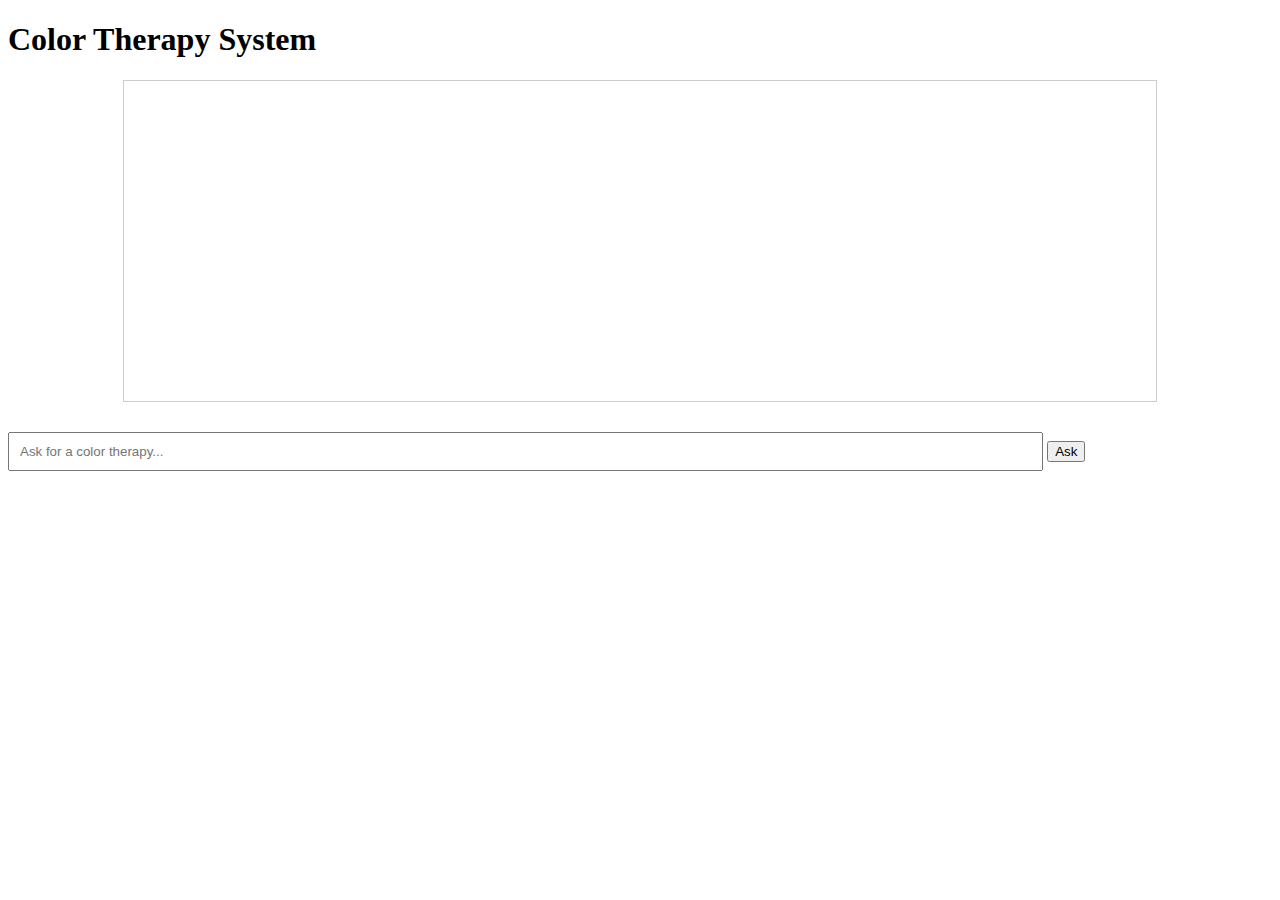
<file: src/server/templates/index.html>
<!DOCTYPE html>
<html lang="en">
<head>
    <meta charset="UTF-8">
    <meta name="viewport" content="width=device-width, initial-scale=1.0">
    <title>ChatGPT Color Therapy</title>
    <style>
        #chat-box {
            width: 80%;
            height: 300px;
            overflow-y: scroll;
            margin: 20px auto;
            border: 1px solid #ccc;
            padding: 10px;
        }
        #user-input {
            width: 80%;
            margin: 10px auto;
            padding: 10px;
        }
    </style>
</head>
<body>

<h1>Color Therapy System</h1>

<div id="chat-box"></div>

<form id="chat-form">
    <input type="text" id="user-input" placeholder="Ask for a color therapy...">
    <button type="submit" id="submit-btn">Ask</button>
</form>

<script>
    const chatForm = document.getElementById('chat-form');
    const chatBox = document.getElementById('chat-box');
    const userInput = document.getElementById('user-input');
    const submitButton = document.getElementById('submit-btn');  // Button reference

    chatForm.addEventListener('submit', async function (e) {
        e.preventDefault();

        // Disable the button to prevent multiple submissions
        submitButton.disabled = true;

        const prompt = userInput.value;

        userInput.value = '';  // Clear input field
        chatBox.innerHTML += `<b>You:</b> ${prompt}<br>`;

        try {
            const response = await fetch('/talk', {
                method: 'POST',
                body: new URLSearchParams({ 'prompt': prompt }),
                headers: { 'Content-Type': 'application/x-www-form-urlencoded' }
            });

            const data = await response.json();
            if (data.response) {
                chatBox.innerHTML += `<b>ChatGPT:</b> ${data.response}<br>`;
            } else {
                chatBox.innerHTML += `<b>Error:</b> ${data.error}<br>`;
            }

            chatBox.scrollTop = chatBox.scrollHeight;  // Auto-scroll
        } catch (error) {
            chatBox.innerHTML += `<b>Error:</b> Unable to fetch response from the server.<br>`;
            console.error('Error:', error);
        } finally {
            // Re-enable the button after the request finishes (success or error)
            submitButton.disabled = false;
        }
    });
</script>
</body>
</html>
</file>
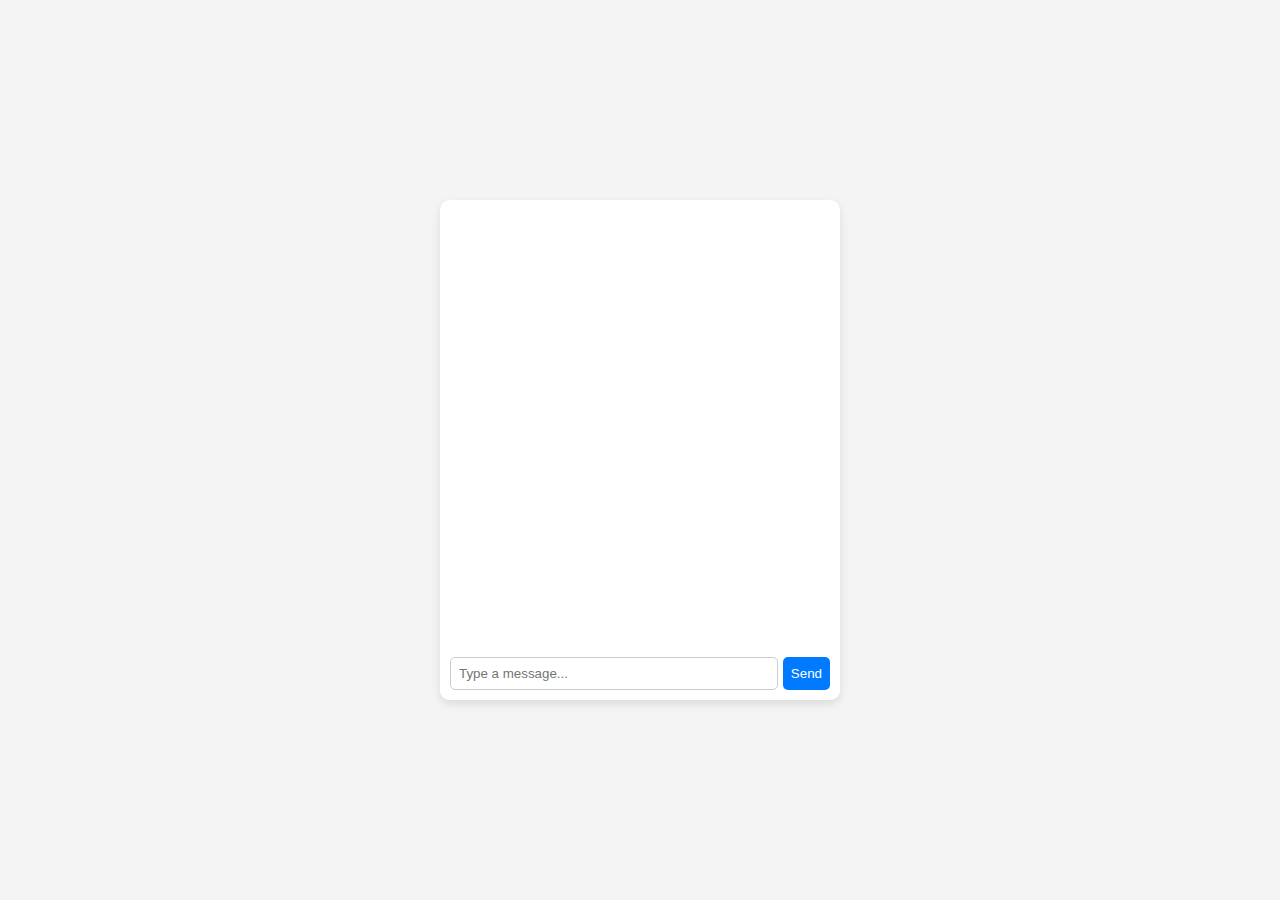
<file: test.html>
<!DOCTYPE html>
<html lang="en">
<head>
    <meta charset="UTF-8">
    <meta name="viewport" content="width=device-width, initial-scale=1.0">
    <title>Chatbot Demo</title>
    <style>
        body {
            font-family: Arial, sans-serif;
            display: flex;
            flex-direction: column;
            align-items: center;
            justify-content: center;
            height: 100vh;
            margin: 0;
            background: #f4f4f4;
        }
        #chat-container {
            width: 400px;
            height: 500px;
            background: white;
            border-radius: 10px;
            box-shadow: 0 4px 10px rgba(0, 0, 0, 0.1);
            display: flex;
            flex-direction: column;
            overflow: hidden;
        }
        #chat-box {
            flex: 1;
            padding: 10px;
            overflow-y: auto;
            display: flex;
            flex-direction: column;
        }
        .message {
            max-width: 75%;
            padding: 10px;
            border-radius: 10px;
            margin: 5px;
        }
        .user-message {
            background: #007bff;
            color: white;
            align-self: flex-end;
        }
        .bot-message {
            background: #e0e0e0;
            align-self: flex-start;
        }
        #input-container {
            display: flex;
            padding: 10px;
            background: #fff;
        }
        #user-input {
            flex: 1;
            padding: 8px;
            border: 1px solid #ccc;
            border-radius: 5px;
        }
        button {
            margin-left: 5px;
            padding: 8px;
            border: none;
            background: #007bff;
            color: white;
            border-radius: 5px;
            cursor: pointer;
        }
        button:hover {
            background: #0056b3;
        }
    </style>
</head>
<body>
    <div id="chat-container">
        <div id="chat-box"></div>
        <div id="input-container">
            <input type="text" id="user-input" placeholder="Type a message..." />
            <button onclick="sendMessage()">Send</button>
        </div>
    </div>

    <script>
        function sendMessage() {
            let userInput = document.getElementById("user-input").value.trim();
            if (userInput === "") return;

            let chatBox = document.getElementById("chat-box");

            // Display user message
            let userMessage = document.createElement("div");
            userMessage.className = "message user-message";
            userMessage.textContent = userInput;
            chatBox.appendChild(userMessage);

            // Simulate bot response
            setTimeout(() => {
                let botMessage = document.createElement("div");
                botMessage.className = "message bot-message";
                botMessage.textContent = getBotResponse(userInput);
                chatBox.appendChild(botMessage);
                chatBox.scrollTop = chatBox.scrollHeight;
            }, 500);

            // Clear input
            document.getElementById("user-input").value = "";
            chatBox.scrollTop = chatBox.scrollHeight;
        }

        function getBotResponse(input) {
            let responses = {
                "hello": "Hi there! How can I help?",
                "how are you": "I'm just a bot, but I'm doing great!",
                "bye": "Goodbye! Have a great day!",
                "who are you": "I'm a simple chatbot demo."
            };

            let lowerInput = input.toLowerCase();
            return responses[lowerInput] || "I'm not sure how to respond to that.";
        }
    </script>
</body>
</html>
</file>
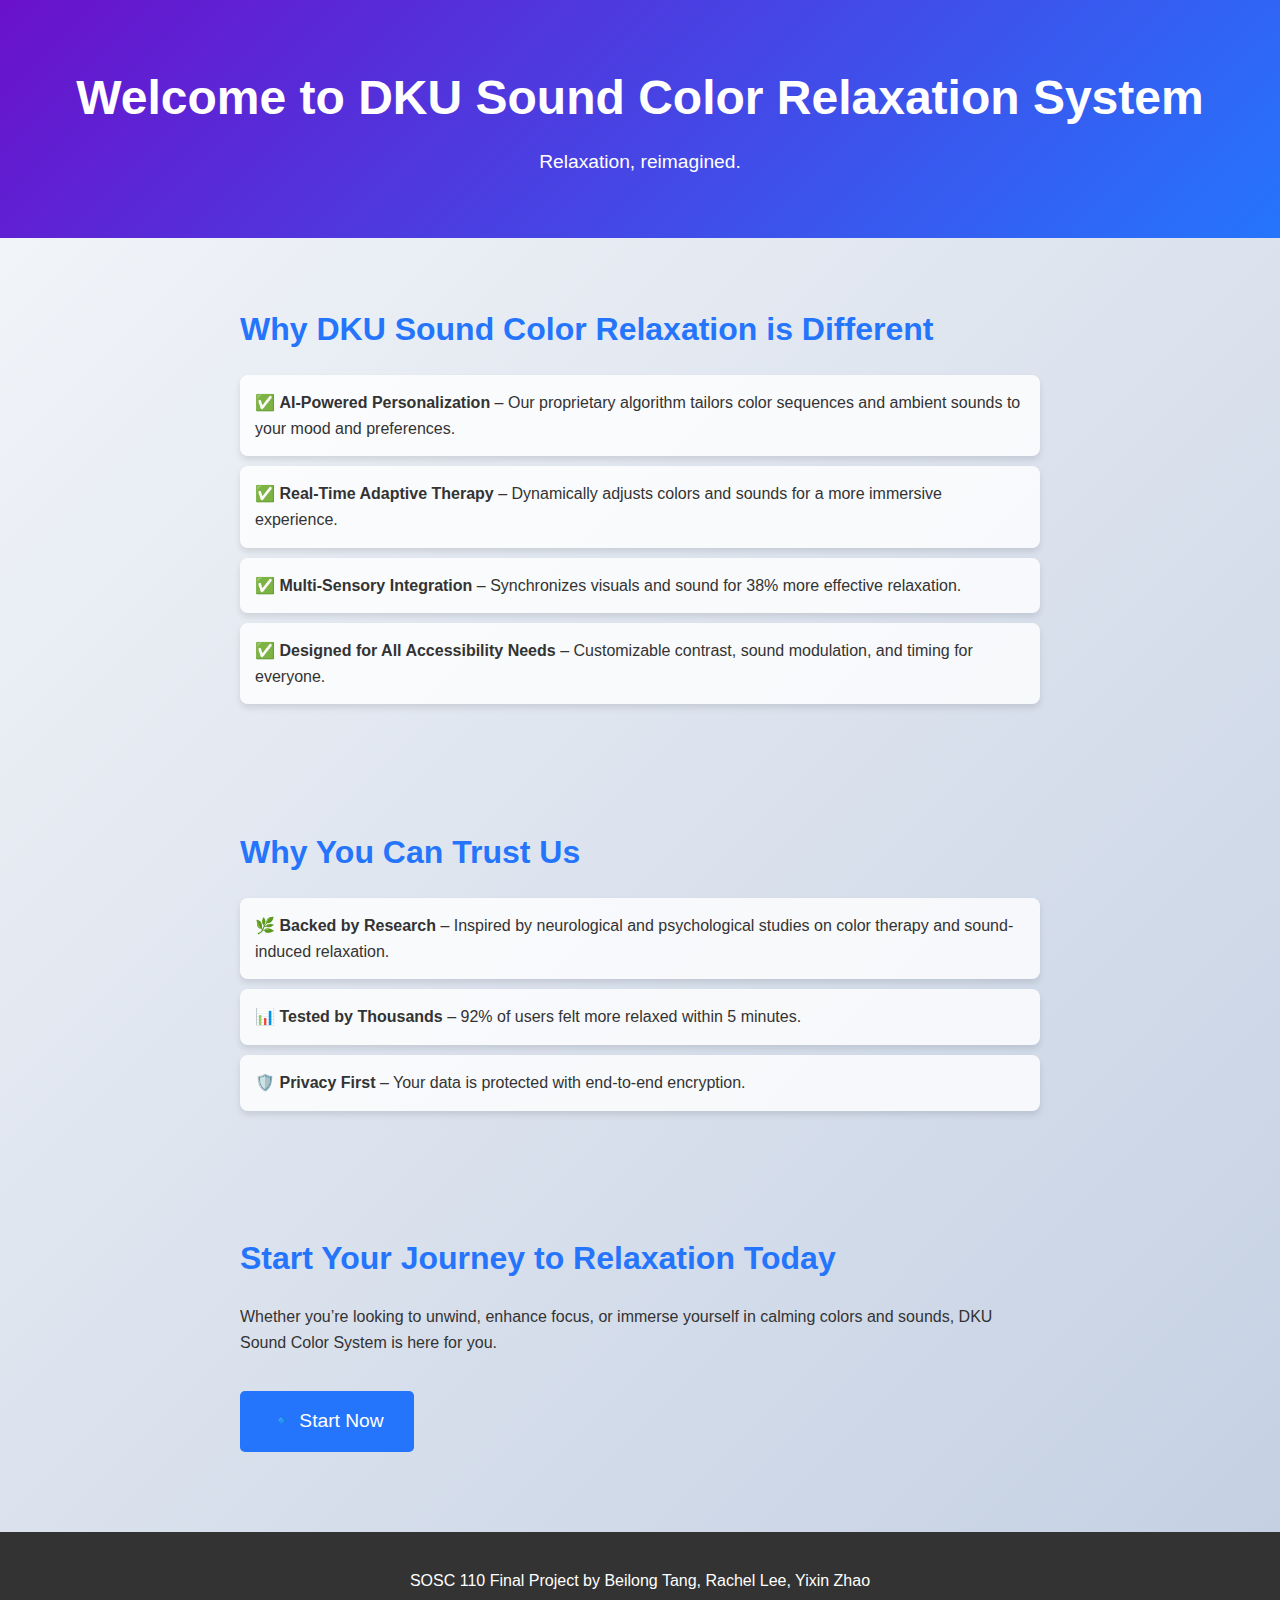
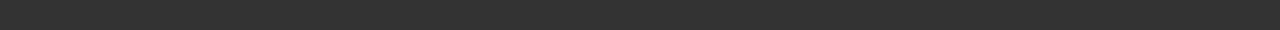
<file: src/frontend/templates/introduction.html>
<!DOCTYPE html>
<html lang="en">
<head>
  <meta charset="UTF-8">
  <meta name="viewport" content="width=device-width, initial-scale=1.0">
  <title>Fake Sound Color Therapy</title>
  <style>
    body {
      font-family: 'Arial', sans-serif;
      line-height: 1.6;
      margin: 0;
      padding: 0;
      background: linear-gradient(135deg, #f5f7fa, #c3cfe2);
      color: #333;
    }
    header {
      background: linear-gradient(135deg, #6a11cb, #2575fc);
      color: white;
      padding: 60px 20px;
      text-align: center;
    }
    header h1 {
      font-size: 3rem;
      margin: 0;
    }
    header p {
      font-size: 1.2rem;
      margin: 10px 0 0;
    }
    section {
      padding: 40px 20px;
      max-width: 800px;
      margin: 0 auto;
    }
    h2 {
      color: #2575fc;
      font-size: 2rem;
      margin-bottom: 20px;
    }
    ul {
      list-style-type: none;
      padding: 0;
    }
    ul li {
      background: rgba(255, 255, 255, 0.8);
      margin: 10px 0;
      padding: 15px;
      border-radius: 8px;
      box-shadow: 0 4px 6px rgba(0, 0, 0, 0.1);
    }
    .cta-button {
      display: inline-block;
      background: #2575fc;
      color: white;
      padding: 15px 30px;
      text-decoration: none;
      border-radius: 5px;
      font-size: 1.2rem;
      margin-top: 20px;
      transition: background 0.3s ease;
    }
    .cta-button:hover {
      background: #6a11cb;
    }
    footer {
      background: #333;
      color: white;
      text-align: center;
      padding: 20px;
      margin-top: 40px;
    }
    footer a {
      color: #2575fc;
      text-decoration: none;
    }
    footer a:hover {
      text-decoration: underline;
    }
  </style>
</head>
<body>
  <header>
    <h1>Welcome to DKU Sound Color Relaxation System</h1>
    <p>Relaxation, reimagined.</p>
  </header>

  <section>
    <h2>Why DKU Sound Color Relaxation is Different</h2>
    <ul>
      <li>✅ <strong>AI-Powered Personalization</strong> – Our proprietary algorithm tailors color sequences and ambient sounds to your mood and preferences.</li>
      <li>✅ <strong>Real-Time Adaptive Therapy</strong> – Dynamically adjusts colors and sounds for a more immersive experience.</li>
      <li>✅ <strong>Multi-Sensory Integration</strong> – Synchronizes visuals and sound for 38% more effective relaxation.</li>
      <li>✅ <strong>Designed for All Accessibility Needs</strong> – Customizable contrast, sound modulation, and timing for everyone.</li>
    </ul>
  </section>

  <section>
    <h2>Why You Can Trust Us</h2>
    <ul>
      <li>🌿 <strong>Backed by Research</strong> – Inspired by neurological and psychological studies on color therapy and sound-induced relaxation.</li>
      <li>📊 <strong>Tested by Thousands</strong> – 92% of users felt more relaxed within 5 minutes.</li>
      <li>🛡️ <strong>Privacy First</strong> – Your data is protected with end-to-end encryption.</li>
    </ul>
  </section>

  <section>
    <h2>Start Your Journey to Relaxation Today</h2>
    <p>Whether you’re looking to unwind, enhance focus, or immerse yourself in calming colors and sounds, DKU Sound Color System is here for you.</p>
    <a href="/" class="cta-button">🔹 Start Now</a>
  </section>

  <footer>
    <p>SOSC 110 Final Project by Beilong Tang, Rachel Lee, Yixin Zhao</p>
  </footer>
</body>
</html>
</file>
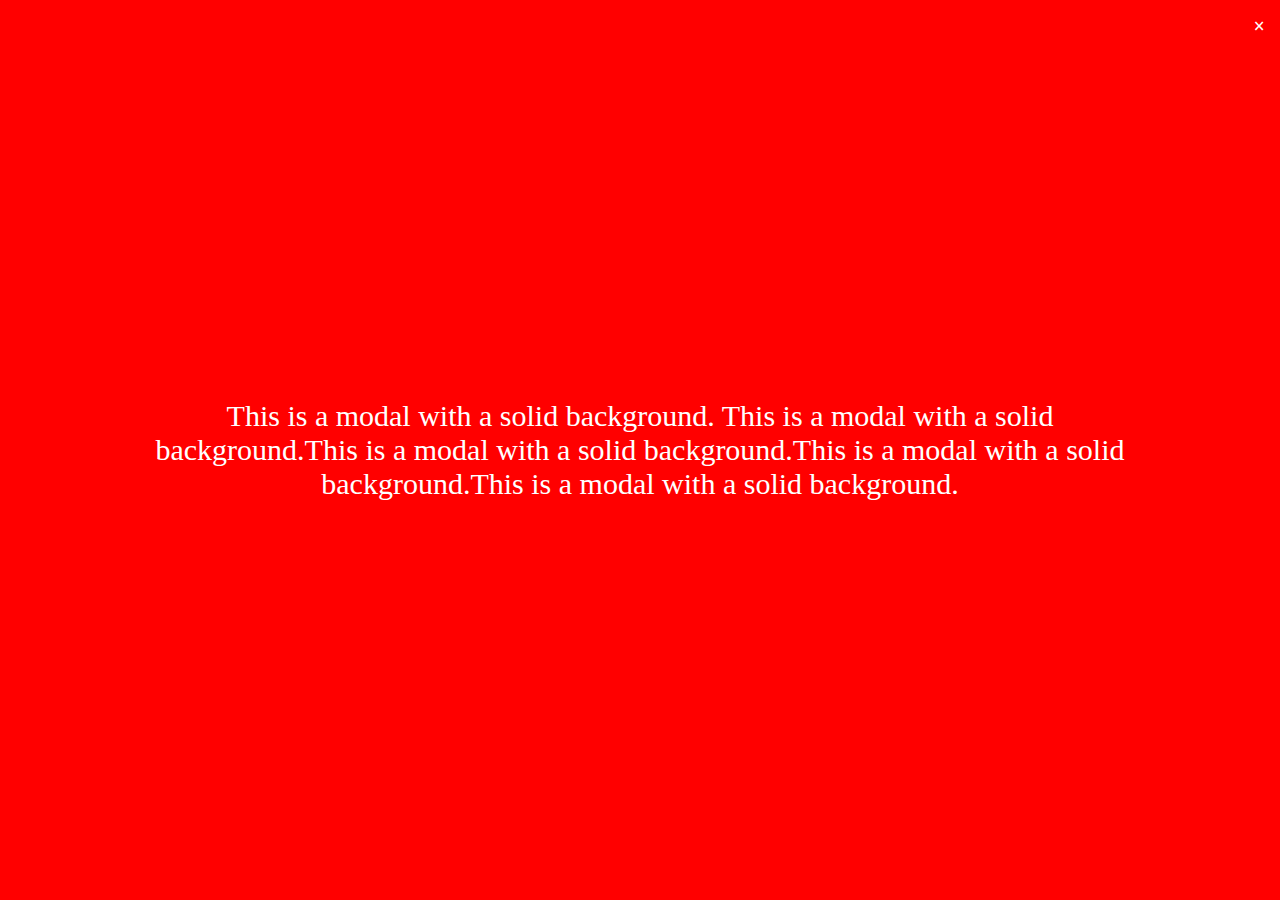
<file: src/frontend/templates/test.html>
<!DOCTYPE html>
<html lang="en">
    <head>
        <meta charset="UTF-8">
        <meta name="viewport" content="width=device-width, initial-scale=1.0">
        <title>Modal Example</title>
        <style>
        /* Modal Background */
        .modal {
            display: none; /* Hidden by default */
            position: fixed;
            z-index: 1000;
            left: 0;
            top: 0;
            width: 100%;
            height: 100%;
            background-color: red; /* Change to any pure color */
            display: flex;
            align-items: center;
            justify-content: center;
        }


        /* Modal Content */
        .modal-content {
            /* background: white; */
            padding: 20px;
            border-radius: 10px;
            font-size: 30px;
            width: 80%;
            text-align: center;
            color:white
        }

        /* Close Button */
        .close {
            cursor: pointer;
            font-size: 20px;
            font-weight: bold;
            position: absolute;
            top: 15px;
            right: 15px;
            color: white;
        }

        /* Button */
        .open-modal {
            padding: 10px 20px;
            font-size: 16px;
            cursor: pointer;
            background: purple;
            color: white;
            border: none;
            border-radius: 5px;
        }
    </style>
    </head>
    <body>

        <!-- Button to Open Modal -->
        <button class="open-modal" onclick="openModal()">Open Modal</button>

        <!-- Modal -->
        <div id="myModal" class="modal">
            <span class="close close-modal"
                onclick="closeModal()">&times;</span>
            <div class="modal-content">
                <p>This is a modal with a solid background. This is a modal with
                    a solid background.This is a modal with a solid
                    background.This is a modal with a solid background.This is a
                    modal with a solid background.</p>
                <!-- <button onclick="closeModal()">Close</button> -->
            </div>
        </div>

        <script>
        document.addEventListener("click", function(event) {
            // Open the closest modal when clicking a button
            if (event.target.classList.contains("open-modal")) {
                let modal = event.target.closest(".section").querySelector(".modal");
                if (modal) modal.style.display = "flex";
            }

            // Close the modal when clicking the close button
            if (event.target.classList.contains("close-modal")) {
                let modal = event.target.closest(".modal");
                if (modal) modal.style.display = "none";
            }
        });
    </script>

    </body>
</html>
</file>
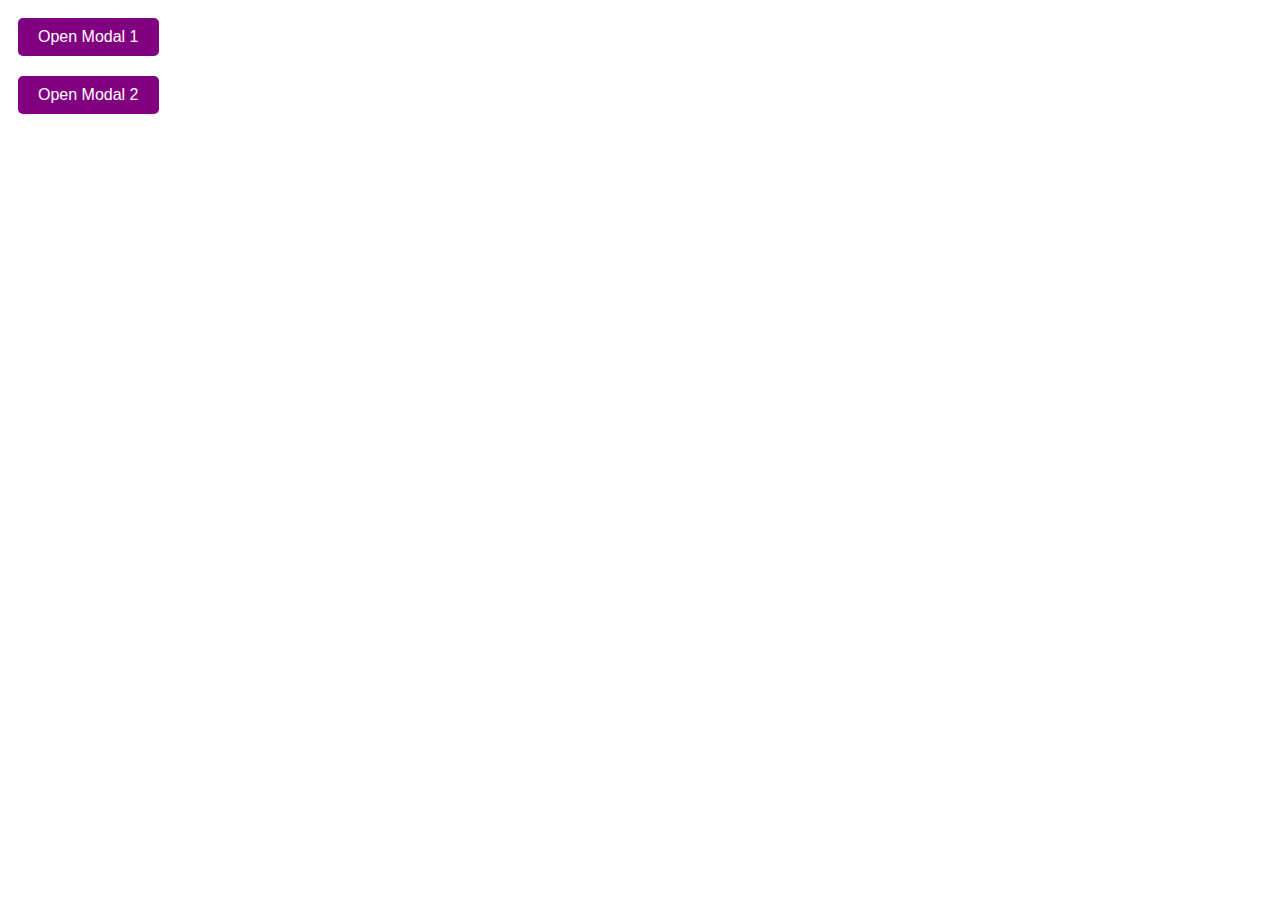
<file: src/frontend/templates/test_1.html>
<!DOCTYPE html>
<html lang="en">
    <head>
        <meta charset="UTF-8">
        <meta name="viewport" content="width=device-width, initial-scale=1.0">
        <title>Multiple Modals</title>
        <style>
        /* Modal Background */
        .section-modal {
            display: none; /* Hidden by default */
            position: fixed;
            z-index: 1000;
            left: 0;
            top: 0;
            width: 100%;
            height: 100%;
            background-color: red; /* Pure solid red background */
            display: none;
            align-items: center;
            justify-content: center;
        }

        /* Modal Content */
        .section-modal-content {
            background: white;
            padding: 20px;
            border-radius: 10px;
            width: 300px;
            text-align: center; 
        }

        /* Close Button */
        .close {
            cursor: pointer;
            font-size: 20px;
            font-weight: bold;
            position: absolute;
            top: 15px;
            right: 15px;
            color: white;
        }

        /* Button */
        .section-open-modal {
            padding: 10px 20px;
            font-size: 16px;
            cursor: pointer;
            background: purple;
            color: white;
            border: none;
            border-radius: 5px;
            margin: 10px;
        }
    </style>
    </head>
    <body>

        <!-- Section 1 -->
        <div class="section">
            <button class="section-open-modal">Open Modal 1</button>
            <div class="section-modal">
                <div class="section-modal-content">
                    <p>This is Modal 1</p>
                    <span class="close section-close-modal"
                        onclick="closeModal()">&times;</span>
                    <audio autoplay controls class='prompt-audio'>
                        <source
                            src="../static/example_red_color.wav"
                            type="audio/mpeg">
                        Your browser does not support the audio element.
                    </audio>
                </div>
            </div>
        </div>

        <!-- Section 2 -->
        <div class="section">
            <button class="section-open-modal">Open Modal 2</button>
            <div class="section-modal">
                <div class="section-modal-content">
                    <p>This is Modal 2</p>
                    <span class="close section-close-modal"
                        onclick="closeModal()">&times;</span>
                    <audio autoplay controls class='prompt-audio'>
                        <source
                            src="../static/example_red_color.wav"
                            type="audio/mpeg">
                        Your browser does not support the audio element.
                    </audio>
                </div>
            </div>
        </div>

        <!-- JavaScript -->
        <script>
        document.addEventListener("click", function(event) {
            // Open the closest modal when clicking a button
            if (event.target.classList.contains("section-open-modal")) {
                let modal = event.target.closest(".section").querySelector(".section-modal");
                if (modal) modal.style.display = "flex";
                // play the audio
                let audio = event.target.closest(".section").querySelector(".prompt-audio");
                audio.play();
            }

            // Close the modal when clicking the close button
            if (event.target.classList.contains("section-close-modal")) {
                let modal = event.target.closest(".section-modal");
                if (modal) modal.style.display = "none";
                let audio = event.target.closest(".section").querySelector(".prompt-audio")
                audio.pause();
                audio.currentTime = 0;
            }
        });
    </script>

    </body>
</html>
</file>
